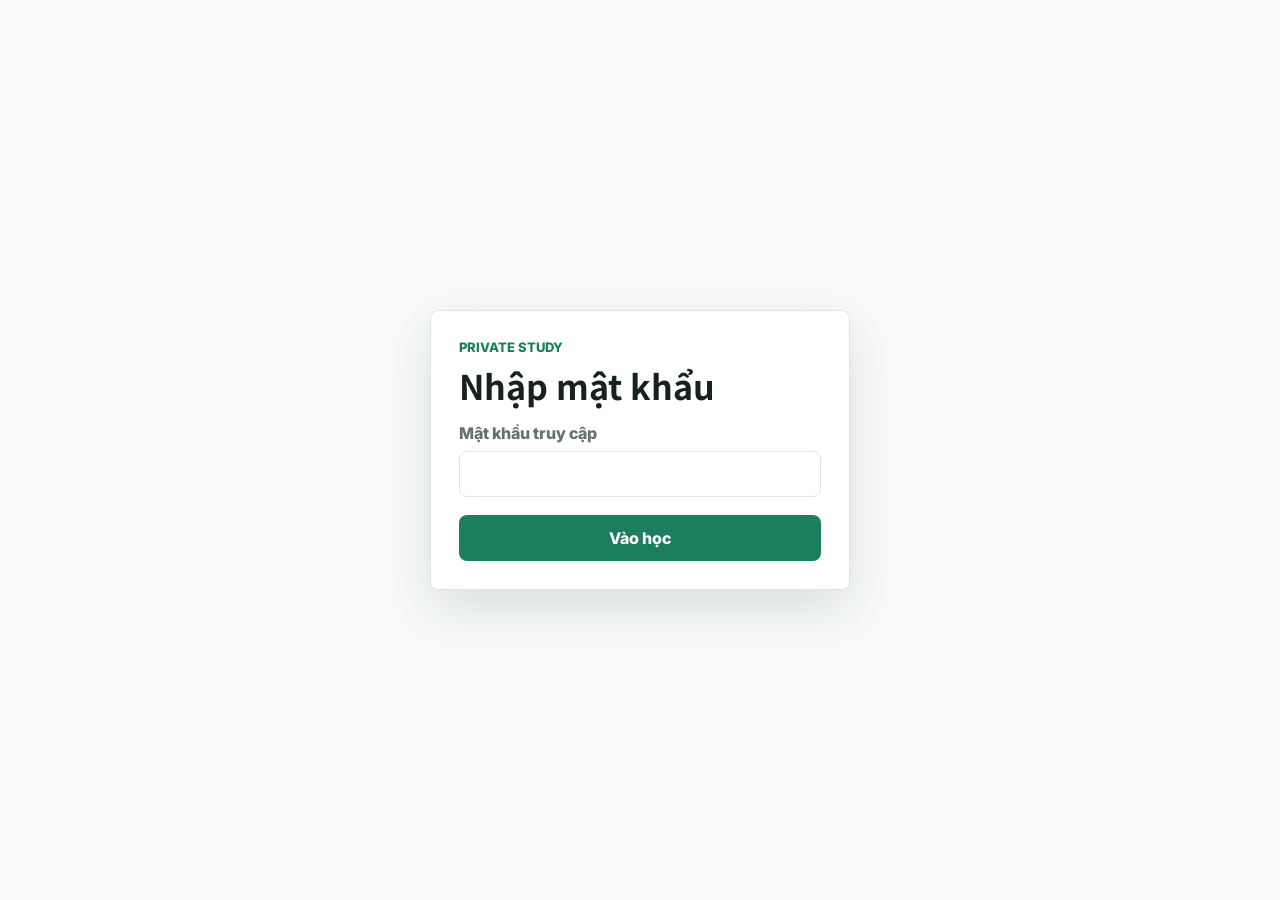
<file: index.html>
﻿<!doctype html>
<html lang="vi">
  <head>
    <meta charset="utf-8" />
    <meta name="viewport" content="width=device-width, initial-scale=1" />
    <title>TiengNhatVaKeToan - Học tiếng Nhật và kế toán</title>
    <link rel="preconnect" href="https://fonts.googleapis.com" />
    <link rel="preconnect" href="https://fonts.gstatic.com" crossorigin />
    <link
      href="https://fonts.googleapis.com/css2?family=Inter:wght@400;500;600;700;800&family=Noto+Sans+JP:wght@400;500;700;900&display=swap"
      rel="stylesheet"
    />
    <link rel="stylesheet" href="styles.css" />
  </head>
  <body class="locked">
    <section class="auth-gate" id="authGate" aria-labelledby="authTitle">
      <form class="auth-card" id="authForm">
        <p class="eyebrow">Private Study</p>
        <h1 id="authTitle">Nhập mật khẩu</h1>
        <label class="auth-label" for="sitePassword">Mật khẩu truy cập</label>
        <input class="auth-input" id="sitePassword" type="password" autocomplete="current-password" inputmode="numeric" required />
        <p class="auth-error" id="authError" hidden>Mật khẩu chưa đúng.</p>
        <button class="primary-button" type="submit">Vào học</button>
      </form>
    </section>

    <header class="topbar">
      <a class="brand" href="#" aria-label="TiengNhatVaKeToan">
        <span class="brand-mark">日計</span>
        <span>
          <strong>TiengNhatVaKeToan</strong>
          <small>Japanese & Boki practice</small>
        </span>
      </a>
      <nav class="nav" aria-label="Điều hướng chính">
        <a href="#practice">Luyện đề N1</a>
        <a href="#boki">Boki 3級</a>
        <a href="#deck">Flashcards</a>
      </nav>
      <button class="ghost-button" id="resetProgress" type="button">Làm mới tiến độ</button>
    </header>

    <main>
      <section class="section app-view" id="practice" data-view="practice">
        <div class="section-heading">
          <p class="eyebrow">Practice</p>
          <div class="filters" role="group" aria-label="Chọn kỹ năng">
            <button class="filter active" type="button" data-filter="all">Tất cả</button>
            <button class="filter" type="button" data-filter="vocab">Từ vựng</button>
            <button class="filter" type="button" data-filter="grammar">Ngữ pháp</button>
          </div>
        </div>

        <article class="quiz-shell">
          <div class="quiz-top">
            <div>
              <p class="quiz-type" id="questionType">Từ vựng</p>
              <h3 id="questionText">Đang tải câu hỏi...</h3>
            </div>
            <span class="pill" id="questionCount">1/1</span>
          </div>
          <div class="passage" id="passage" hidden></div>
          <div class="answers" id="answers"></div>
          <div class="feedback" id="feedback" hidden></div>
          <div class="question-jump" id="questionJump" hidden></div>
          <div class="quiz-actions">
            <button class="secondary-button" id="backToFolders" type="button" hidden>Chọn thư mục để luyện đề</button>
            <button class="secondary-button" id="prevQuestion" type="button">Câu trước</button>
            <button class="primary-button" id="nextQuestion" type="button">Câu tiếp</button>
          </div>
        </article>
      </section>

      <section class="section two-column app-view" id="deck" data-view="deck">
        <div class="deck-grid" id="deckGrid"></div>
      </section>

      <section class="section two-column app-view" id="boki" data-view="boki">
        <article class="quiz-shell">
          <div class="quiz-top">
            <div>
              <p class="quiz-type" id="bokiQuestionType">Boki 3級</p>
              <h3 id="bokiQuestionText">Chọn thư mục luyện đề Boki</h3>
            </div>
            <span class="pill" id="bokiQuestionCount">0/0</span>
          </div>
          <div class="passage" id="bokiPassage" hidden></div>
          <div class="answers" id="bokiAnswers"></div>
          <div class="feedback" id="bokiFeedback" hidden></div>
          <div class="question-jump" id="bokiQuestionJump" hidden></div>
          <div class="quiz-actions">
            <button class="secondary-button" id="bokiBackToFolders" type="button" hidden>Chọn thư mục luyện đề Boki</button>
            <button class="secondary-button" id="bokiPrevQuestion" type="button">Câu trước</button>
            <button class="primary-button" id="bokiNextQuestion" type="button">Câu tiếp</button>
          </div>
        </article>
      </section>

    </main>

    <footer class="footer">
      <p>Made for personal Japanese and Boki practice.</p>
    </footer>

    <script src="n1-vocabulary-extra.js?v=4"></script>
    <script src="n1-grammar-extra.js?v=1"></script>
    <script src="script-dynamic-all-exams-v12.js?v=48"></script>
  </body>
</html>
</file>
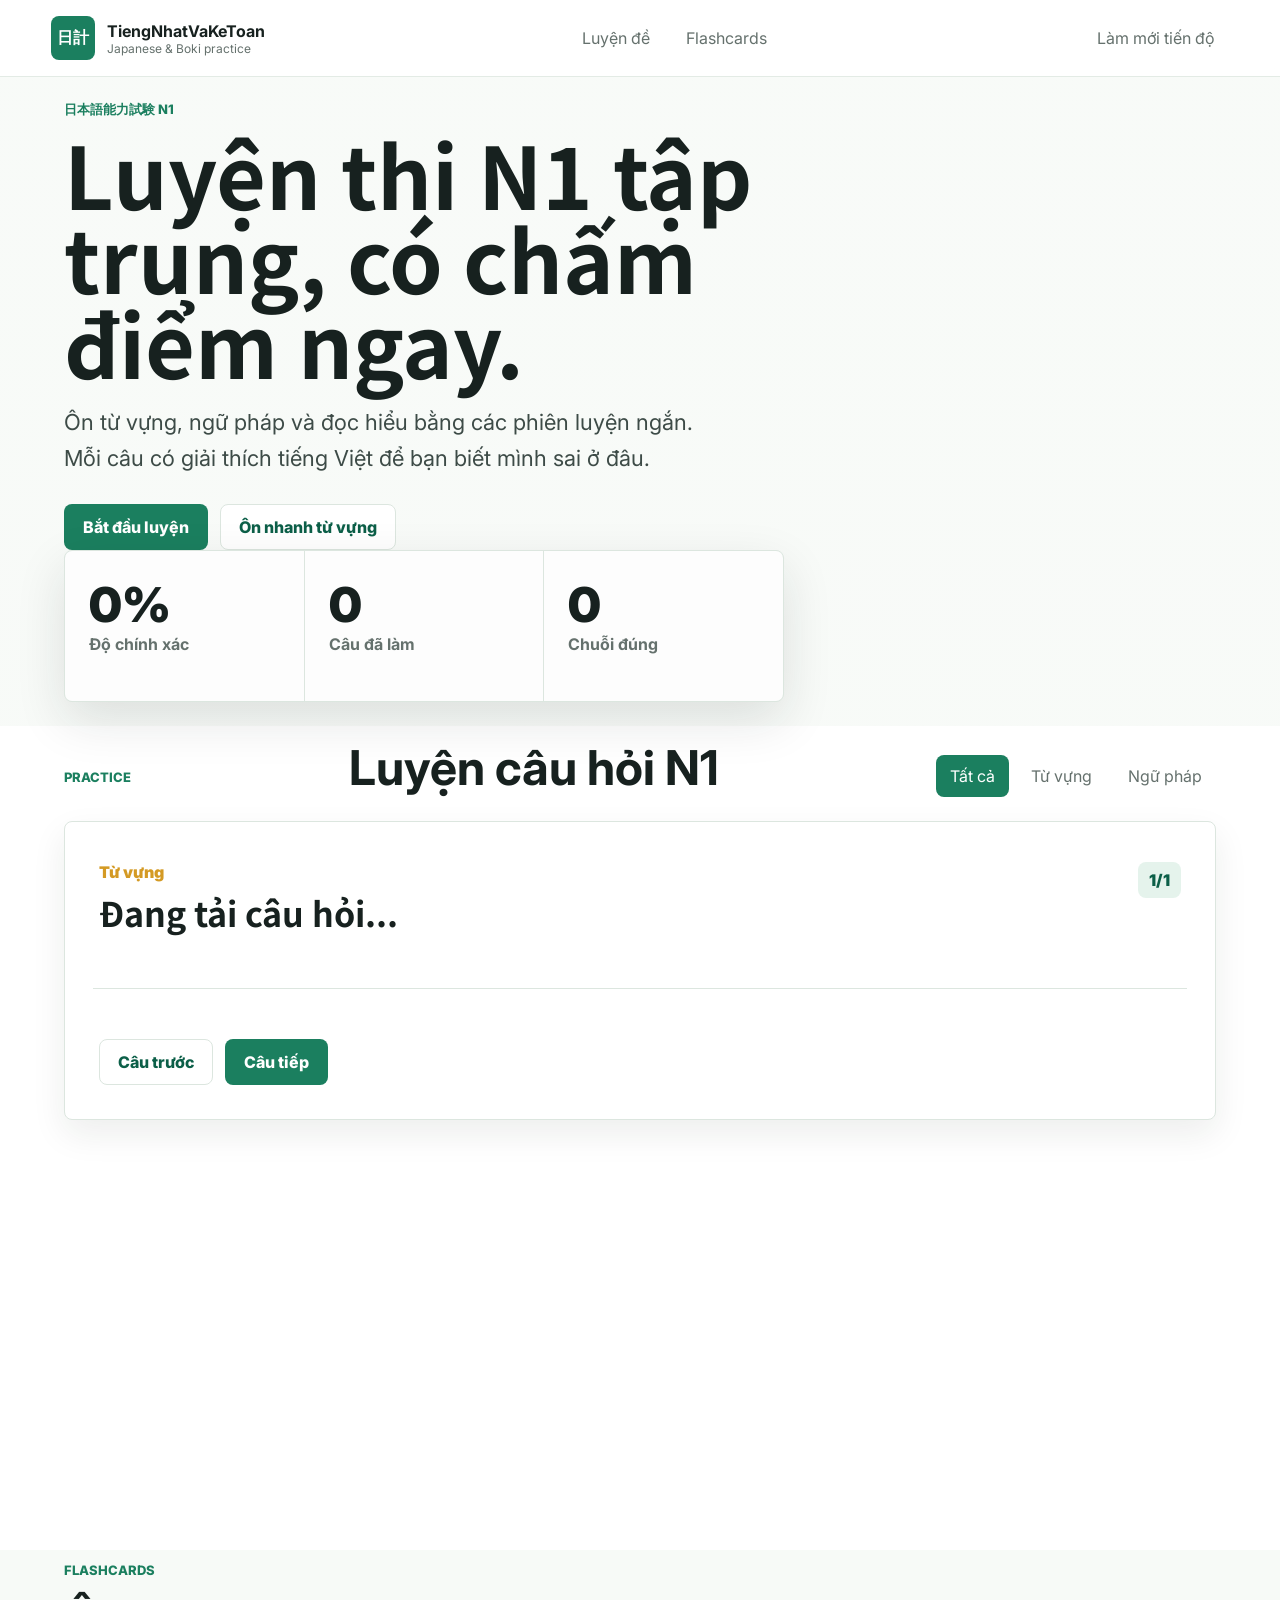
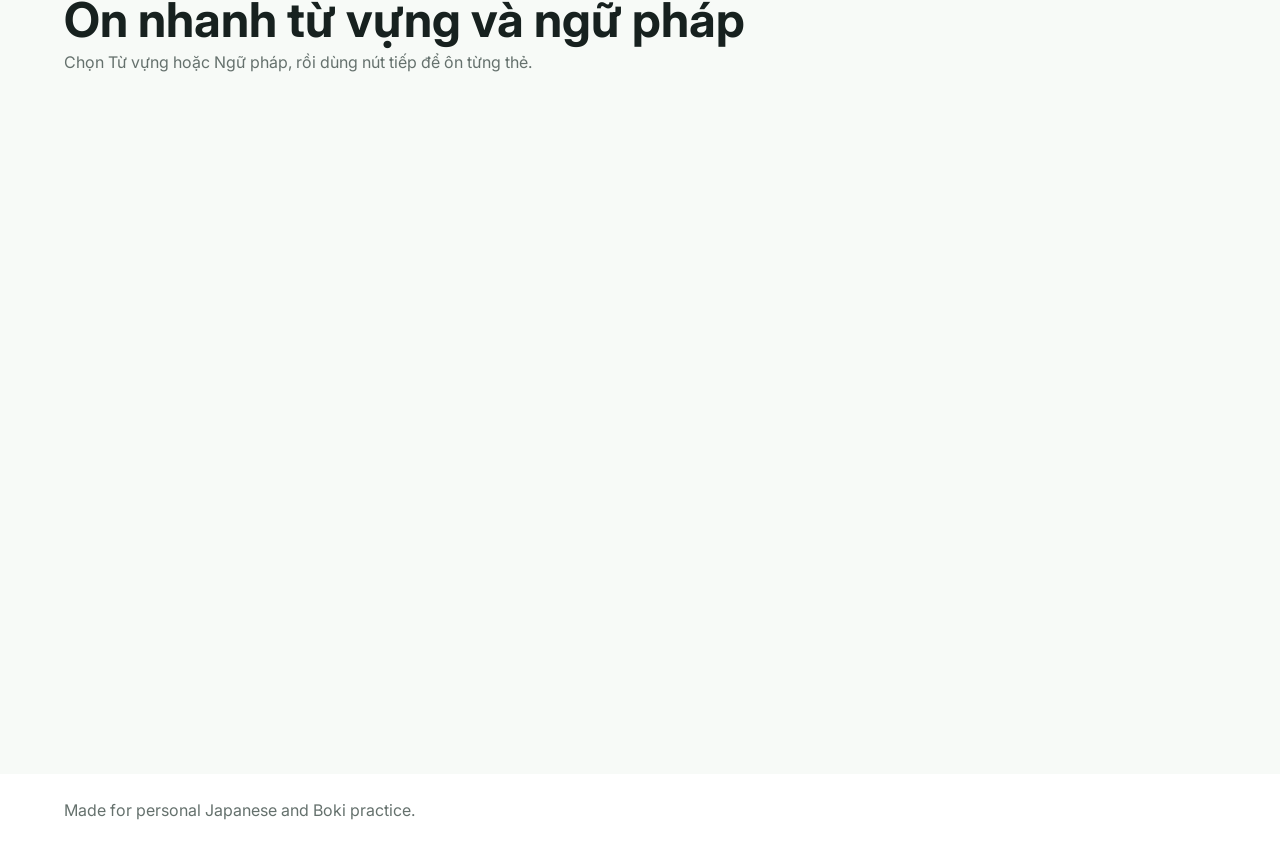
<file: index-2025-07.html>
﻿<!doctype html>
<html lang="vi">
  <head>
    <meta charset="utf-8" />
    <meta name="viewport" content="width=device-width, initial-scale=1" />
    <title>TiengNhatVaKeToan - Học tiếng Nhật và kế toán</title>
    <link rel="preconnect" href="https://fonts.googleapis.com" />
    <link rel="preconnect" href="https://fonts.gstatic.com" crossorigin />
    <link
      href="https://fonts.googleapis.com/css2?family=Inter:wght@400;500;600;700;800&family=Noto+Sans+JP:wght@400;500;700;900&display=swap"
      rel="stylesheet"
    />
    <link rel="stylesheet" href="styles.css" />
  </head>
  <body>
    <header class="topbar">
      <a class="brand" href="#" aria-label="TiengNhatVaKeToan">
        <span class="brand-mark">日計</span>
        <span>
          <strong>TiengNhatVaKeToan</strong>
          <small>Japanese & Boki practice</small>
        </span>
      </a>
      <nav class="nav" aria-label="Điều hướng chính">
        <a href="#practice">Luyện đề</a>
        <a href="#deck">Flashcards</a>
      </nav>
      <button class="ghost-button" id="resetProgress" type="button">Làm mới tiến độ</button>
    </header>

    <main>
      <section class="hero">
        <div class="hero-copy">
          <p class="eyebrow">日本語能力試験 N1</p>
          <h1>Luyện thi N1 tập trung, có chấm điểm ngay.</h1>
          <p class="hero-text">
            Ôn từ vựng, ngữ pháp và đọc hiểu bằng các phiên luyện ngắn. Mỗi câu có giải thích tiếng Việt để bạn biết mình sai ở đâu.
          </p>
          <div class="hero-actions">
            <a class="primary-button" href="#practice">Bắt đầu luyện</a>
            <a class="secondary-button" href="#deck">Ôn nhanh từ vựng</a>
          </div>
        </div>
        <div class="hero-panel" aria-label="Tổng quan tiến độ">
          <div>
            <span class="metric-value" id="accuracyMetric">0%</span>
            <span class="metric-label">Độ chính xác</span>
          </div>
          <div>
            <span class="metric-value" id="answeredMetric">0</span>
            <span class="metric-label">Câu đã làm</span>
          </div>
          <div>
            <span class="metric-value" id="streakMetric">0</span>
            <span class="metric-label">Chuỗi đúng</span>
          </div>
        </div>
      </section>

      <section class="section" id="practice">
        <div class="section-heading">
          <p class="eyebrow">Practice</p>
          <h2>Luyện câu hỏi N1</h2>
          <div class="filters" role="group" aria-label="Chọn kỹ năng">
            <button class="filter active" type="button" data-filter="all">Tất cả</button>
            <button class="filter" type="button" data-filter="vocab">Từ vựng</button>
            <button class="filter" type="button" data-filter="grammar">Ngữ pháp</button>
          </div>
        </div>

        <article class="quiz-shell">
          <div class="quiz-top">
            <div>
              <p class="quiz-type" id="questionType">Từ vựng</p>
              <h3 id="questionText">Đang tải câu hỏi...</h3>
            </div>
            <span class="pill" id="questionCount">1/1</span>
          </div>
          <div class="passage" id="passage" hidden></div>
          <div class="answers" id="answers"></div>
          <div class="feedback" id="feedback" hidden></div>
          <div class="question-jump" id="questionJump" hidden></div>
          <div class="quiz-actions">
            <button class="secondary-button" id="prevQuestion" type="button">Câu trước</button>
            <button class="primary-button" id="nextQuestion" type="button">Câu tiếp</button>
          </div>
        </article>
      </section>

      <section class="section two-column" id="deck">
        <div class="section-heading compact">
          <p class="eyebrow">Flashcards</p>
          <h2>Ôn nhanh từ vựng và ngữ pháp</h2>
          <p>Chọn Từ vựng hoặc Ngữ pháp, rồi dùng nút tiếp để ôn từng thẻ.</p>
        </div>
        <div class="deck-grid" id="deckGrid"></div>
      </section>

    </main>

    <footer class="footer">
      <p>Made for personal Japanese and Boki practice.</p>
    </footer>

    <script src="n1-vocabulary-extra.js?v=4"></script>
    <script src="n1-grammar-extra.js?v=1"></script>
    <script src="script-dynamic-all-exams-v12.js?v=48"></script>
  </body>
</html>
</file>
<file: styles.css>
:root {
  --ink: #17211f;
  --muted: #65716d;
  --line: #dce6df;
  --paper: #f7faf7;
  --white: #ffffff;
  --green: #1b7f5f;
  --green-dark: #0c5f48;
  --gold: #d49a24;
  --red: #b84b3d;
  --shadow: 0 18px 50px rgba(23, 33, 31, 0.12);
}

* {
  box-sizing: border-box;
}

html {
  scroll-behavior: smooth;
}

body {
  margin: 0;
  min-height: 100vh;
  color: var(--ink);
  background:
    linear-gradient(rgba(247, 250, 247, 0.88), rgba(247, 250, 247, 0.98)),
    url("https://images.unsplash.com/photo-1545569341-9eb8b30979d9?auto=format&fit=crop&w=1800&q=80") center/cover fixed;
  font-family: Inter, system-ui, -apple-system, BlinkMacSystemFont, "Segoe UI", sans-serif;
}

body.locked {
  overflow: hidden;
}

body.locked .topbar,
body.locked main,
body.locked .footer {
  display: none;
}

body:not(.locked) .auth-gate {
  display: none;
}

.auth-gate {
  display: grid;
  min-height: 100vh;
  place-items: center;
  padding: 24px;
}

.auth-card {
  width: min(100%, 420px);
  border: 1px solid var(--line);
  border-radius: 8px;
  padding: 28px;
  background: rgba(255, 255, 255, 0.96);
  box-shadow: var(--shadow);
}

.auth-card h1 {
  margin-bottom: 18px;
  font-size: 34px;
  line-height: 1.1;
}

.auth-label {
  display: block;
  margin-bottom: 8px;
  color: var(--muted);
  font-weight: 800;
}

.auth-input {
  width: 100%;
  min-height: 46px;
  border: 1px solid var(--line);
  border-radius: 8px;
  padding: 0 12px;
  color: var(--ink);
  background: var(--white);
  font: inherit;
}

.auth-input:focus {
  border-color: var(--green);
  outline: 3px solid rgba(27, 127, 95, 0.16);
}

.auth-error {
  margin: 10px 0 0;
  color: var(--red);
  font-weight: 800;
}

.auth-card .primary-button {
  width: 100%;
  margin-top: 18px;
}

button,
a {
  font: inherit;
}

a {
  color: inherit;
  text-decoration: none;
}

.topbar {
  position: sticky;
  top: 0;
  z-index: 10;
  display: flex;
  align-items: center;
  justify-content: space-between;
  gap: 20px;
  padding: 16px clamp(18px, 4vw, 56px);
  border-bottom: 1px solid rgba(220, 230, 223, 0.8);
  background: rgba(255, 255, 255, 0.9);
  backdrop-filter: blur(18px);
}

.brand {
  display: inline-flex;
  align-items: center;
  gap: 12px;
  min-width: 180px;
}

.brand-mark {
  display: grid;
  width: 44px;
  height: 44px;
  place-items: center;
  border-radius: 8px;
  color: white;
  background: var(--green);
  font-weight: 900;
}

.brand strong,
.brand small {
  display: block;
}

.brand small {
  color: var(--muted);
  font-size: 12px;
}

.nav {
  display: flex;
  align-items: center;
  justify-content: center;
  gap: 8px;
}

.nav a,
.ghost-button,
.filter {
  border: 1px solid transparent;
  border-radius: 8px;
  padding: 10px 13px;
  color: var(--muted);
  background: transparent;
  cursor: pointer;
}

.nav a:hover,
.ghost-button:hover,
.filter:hover {
  border-color: var(--line);
  color: var(--ink);
  background: var(--white);
}

.nav a.active {
  border-color: var(--green);
  color: var(--green-dark);
  background: #e5f3ec;
}

.hero {
  display: grid;
  grid-template-columns: minmax(0, 720px);
  align-items: end;
  justify-content: start;
  min-height: auto;
  padding: 24px clamp(18px, 5vw, 72px);
}

.hero-copy {
  max-width: 780px;
}

.eyebrow {
  margin: 0 0 12px;
  color: var(--green);
  font-size: 13px;
  font-weight: 800;
  letter-spacing: 0;
  text-transform: uppercase;
}

h1,
h2,
h3,
p {
  margin-top: 0;
}

h1 {
  max-width: 820px;
  margin-bottom: 20px;
  font-family: "Noto Sans JP", Inter, sans-serif;
  font-size: clamp(44px, 7vw, 86px);
  line-height: 0.98;
  letter-spacing: 0;
}

.hero-text {
  max-width: 650px;
  color: #3d4b47;
  font-size: clamp(18px, 2vw, 22px);
  line-height: 1.65;
}

.hero-actions,
.quiz-actions {
  display: flex;
  flex-wrap: wrap;
  gap: 12px;
  margin-top: 28px;
}

.primary-button,
.secondary-button {
  display: inline-flex;
  align-items: center;
  justify-content: center;
  min-height: 46px;
  border: 1px solid transparent;
  border-radius: 8px;
  padding: 0 18px;
  cursor: pointer;
  font-weight: 800;
}

.primary-button {
  color: white;
  background: var(--green);
}

.primary-button:hover {
  background: var(--green-dark);
}

.secondary-button {
  color: var(--green-dark);
  border-color: var(--line);
  background: var(--white);
}

.hero-panel {
  display: grid;
  grid-template-columns: repeat(3, 1fr);
  gap: 1px;
  overflow: hidden;
  border: 1px solid var(--line);
  border-radius: 8px;
  background: var(--line);
  box-shadow: var(--shadow);
}

.hero-panel > div {
  min-height: 150px;
  padding: 24px;
  background: rgba(255, 255, 255, 0.94);
}

.metric-value {
  display: block;
  font-size: clamp(30px, 4vw, 48px);
  font-weight: 900;
}

.metric-label {
  color: var(--muted);
  font-weight: 700;
}

.section {
  scroll-margin-top: 92px;
  min-height: calc(100vh - 76px);
  padding: 12px clamp(18px, 5vw, 72px) 72px;
  background: var(--paper);
}

.section:nth-of-type(even) {
  background: var(--white);
}

.app-view[hidden] {
  display: none;
}

.section-heading {
  display: flex;
  align-items: end;
  justify-content: space-between;
  gap: 22px;
  margin-bottom: 24px;
}

.section-heading h2 {
  margin-bottom: 0;
  font-size: clamp(30px, 4vw, 48px);
  letter-spacing: 0;
}

.section-heading.compact {
  display: block;
}

.section-heading.compact p:last-child {
  max-width: 560px;
  color: var(--muted);
  line-height: 1.7;
}

.filters {
  display: flex;
  flex-wrap: wrap;
  gap: 8px;
}

.filter.active {
  color: white;
  background: var(--green);
}

.quiz-shell {
  border: 1px solid var(--line);
  border-radius: 8px;
  padding: clamp(20px, 4vw, 34px);
  background: var(--white);
  box-shadow: 0 14px 34px rgba(23, 33, 31, 0.08);
}

.quiz-top {
  position: sticky;
  top: 72px;
  z-index: 5;
  display: flex;
  align-items: start;
  justify-content: space-between;
  gap: 16px;
  margin: -6px -6px 0;
  border-bottom: 1px solid var(--line);
  border-radius: 8px 8px 0 0;
  padding: 12px 6px 18px;
  background: rgba(255, 255, 255, 0.96);
  backdrop-filter: blur(14px);
}

.quiz-type {
  margin-bottom: 8px;
  color: var(--gold);
  font-weight: 900;
}

.quiz-top h3 {
  font-family: "Noto Sans JP", Inter, sans-serif;
  font-size: clamp(22px, 3vw, 34px);
  line-height: 1.35;
}

#boki .quiz-top h3 {
  font-size: clamp(18px, 2vw, 24px);
  line-height: 1.45;
}

.kanji-target {
  padding-bottom: 2px;
  border-bottom: 3px solid var(--gold);
  font-weight: 900;
}

.pill {
  flex: 0 0 auto;
  border-radius: 8px;
  padding: 8px 11px;
  color: var(--green-dark);
  background: #e5f3ec;
  font-weight: 900;
}

.passage {
  margin: 18px 0;
  border-left: 4px solid var(--green);
  padding: 16px 18px;
  background: #f2f7f3;
  color: #2d3c38;
  font-family: "Noto Sans JP", Inter, sans-serif;
  line-height: 1.8;
  overflow-wrap: anywhere;
  white-space: pre-line;
}

.passage-blank-focus {
  font-weight: 900;
  color: #b42318;
  background: #fee4e2;
  padding: 1px 4px;
}

.boki-source-image {
  display: block;
  width: 100%;
  max-height: min(38vh, 360px);
  object-fit: contain;
  margin-top: 14px;
  border: 1px solid var(--line);
  border-radius: 8px;
  background: var(--white);
}

#boki .passage {
  border-left: 0;
  padding: 0;
  background: transparent;
}

.answers {
  display: grid;
  gap: 12px;
  margin-top: 22px;
}

.answer {
  width: 100%;
  border: 1px solid var(--line);
  border-radius: 8px;
  padding: 16px;
  color: var(--ink);
  background: #fbfdfb;
  cursor: pointer;
  text-align: left;
  font: inherit;
  line-height: 1.6;
  user-select: text;
  -webkit-user-select: text;
  white-space: pre-wrap;
}

.answer:hover {
  border-color: var(--green);
}

.answer:focus-visible {
  outline: 3px solid rgba(27, 127, 95, 0.24);
  outline-offset: 2px;
}

.answer[aria-disabled="true"] {
  cursor: text;
}

.answer.correct {
  border-color: rgba(27, 127, 95, 0.6);
  background: #e6f5ed;
}

.answer.wrong {
  border-color: rgba(184, 75, 61, 0.5);
  background: #fff0ed;
}

.folder-card {
  display: grid;
  grid-template-columns: minmax(0, 1fr);
  gap: 6px;
  align-items: center;
}

.folder-card strong,
.folder-card span {
  display: block;
}

.folder-card span {
  color: var(--muted);
  font-size: 14px;
}

.folder-card em {
  grid-row: 1 / span 2;
  border-radius: 8px;
  padding: 7px 10px;
  color: var(--green-dark);
  background: #e5f3ec;
  font-style: normal;
  font-weight: 900;
}

.feedback {
  margin-top: 18px;
  border-radius: 8px;
  padding: 16px;
  color: #31423d;
  background: #f4f0e5;
  line-height: 1.7;
  white-space: pre-line;
}

.question-jump {
  margin-top: 20px;
  border: 1px solid var(--line);
  border-radius: 8px;
  padding: 16px;
  background: #fbfdfb;
}

.question-jump-heading {
  display: flex;
  align-items: center;
  justify-content: space-between;
  gap: 12px;
  margin-bottom: 12px;
}

.question-jump-heading strong {
  font-size: 15px;
}

.question-jump-heading span {
  color: var(--muted);
  font-size: 13px;
  font-weight: 700;
}

.question-jump-grid {
  display: grid;
  grid-template-columns: repeat(auto-fill, minmax(42px, 1fr));
  gap: 8px;
}

.jump-button {
  display: grid;
  min-height: 40px;
  place-items: center;
  border: 1px solid var(--line);
  border-radius: 8px;
  color: var(--ink);
  background: var(--white);
  cursor: pointer;
  font-weight: 900;
}

.jump-button:hover {
  border-color: var(--green);
}

.jump-button.active {
  border-color: var(--green);
  color: white;
  background: var(--green);
}

.jump-button.done-correct:not(.active) {
  border-color: rgba(27, 127, 95, 0.5);
  background: #e6f5ed;
}

.jump-button.done-wrong:not(.active) {
  border-color: rgba(184, 75, 61, 0.5);
  background: #fff0ed;
}

.two-column {
  display: grid;
  grid-template-columns: 1fr;
  gap: clamp(24px, 5vw, 60px);
}

.deck-grid,
.boki-folder-grid,
.plan-grid {
  display: grid;
  grid-template-columns: repeat(2, minmax(0, 1fr));
  gap: 14px;
}

.flashcard-shell {
  display: grid;
  grid-column: 1 / -1;
  gap: 14px;
}

.deck-tabs {
  display: flex;
  flex-wrap: wrap;
  gap: 8px;
}

.deck-tab {
  border: 1px solid var(--line);
  border-radius: 8px;
  padding: 10px 13px;
  color: var(--muted);
  background: var(--white);
  cursor: pointer;
  font-weight: 800;
}

.deck-tab.active {
  border-color: var(--green);
  color: white;
  background: var(--green);
}

.flashcard,
.plan-item {
  min-height: 180px;
  border: 1px solid var(--line);
  border-radius: 8px;
  padding: 22px;
  background: var(--white);
}

.flashcard {
  cursor: pointer;
}

.flashcard.single {
  min-height: 240px;
}

.flashcard-empty {
  border-radius: 8px;
  padding: 20px;
  color: var(--muted);
  background: var(--white);
}

.deck-actions {
  display: flex;
  align-items: center;
  justify-content: space-between;
  gap: 12px;
}

.flashcard .jp {
  margin-bottom: 12px;
  font-family: "Noto Sans JP", Inter, sans-serif;
  font-size: 28px;
  font-weight: 900;
}

.flashcard .meaning {
  color: var(--muted);
  line-height: 1.7;
  opacity: 0;
  transform: translateY(6px);
  transition: opacity 180ms ease, transform 180ms ease;
}

.flashcard.is-open .meaning,
.flashcard:focus-visible .meaning {
  opacity: 1;
  transform: translateY(0);
}

.flashcard .tag,
.plan-item span {
  display: inline-block;
  margin-bottom: 14px;
  color: var(--green);
  font-size: 12px;
  font-weight: 900;
  text-transform: uppercase;
}

.plan-item h3 {
  margin-bottom: 10px;
}

.plan-item p {
  color: var(--muted);
  line-height: 1.7;
}

.footer {
  padding: 26px clamp(18px, 5vw, 72px);
  color: var(--muted);
  background: var(--white);
}

@media (max-width: 840px) {
  .topbar {
    align-items: stretch;
    flex-direction: column;
  }

  .nav {
    justify-content: flex-start;
    overflow-x: auto;
  }

  .hero,
  .two-column {
    grid-template-columns: 1fr;
  }

  .hero {
    min-height: auto;
  }

  .hero-panel,
  .deck-grid,
  .plan-grid {
    grid-template-columns: 1fr;
  }

  .section-heading {
    align-items: flex-start;
    flex-direction: column;
  }

  .quiz-top {
    top: 136px;
    flex-direction: column;
  }

  .passage {
    max-height: 52vh;
    overflow-y: auto;
    -webkit-overflow-scrolling: touch;
    font-size: 15px;
  }

  .question-jump-grid {
    grid-template-columns: repeat(auto-fill, minmax(38px, 1fr));
  }
}
</file>
